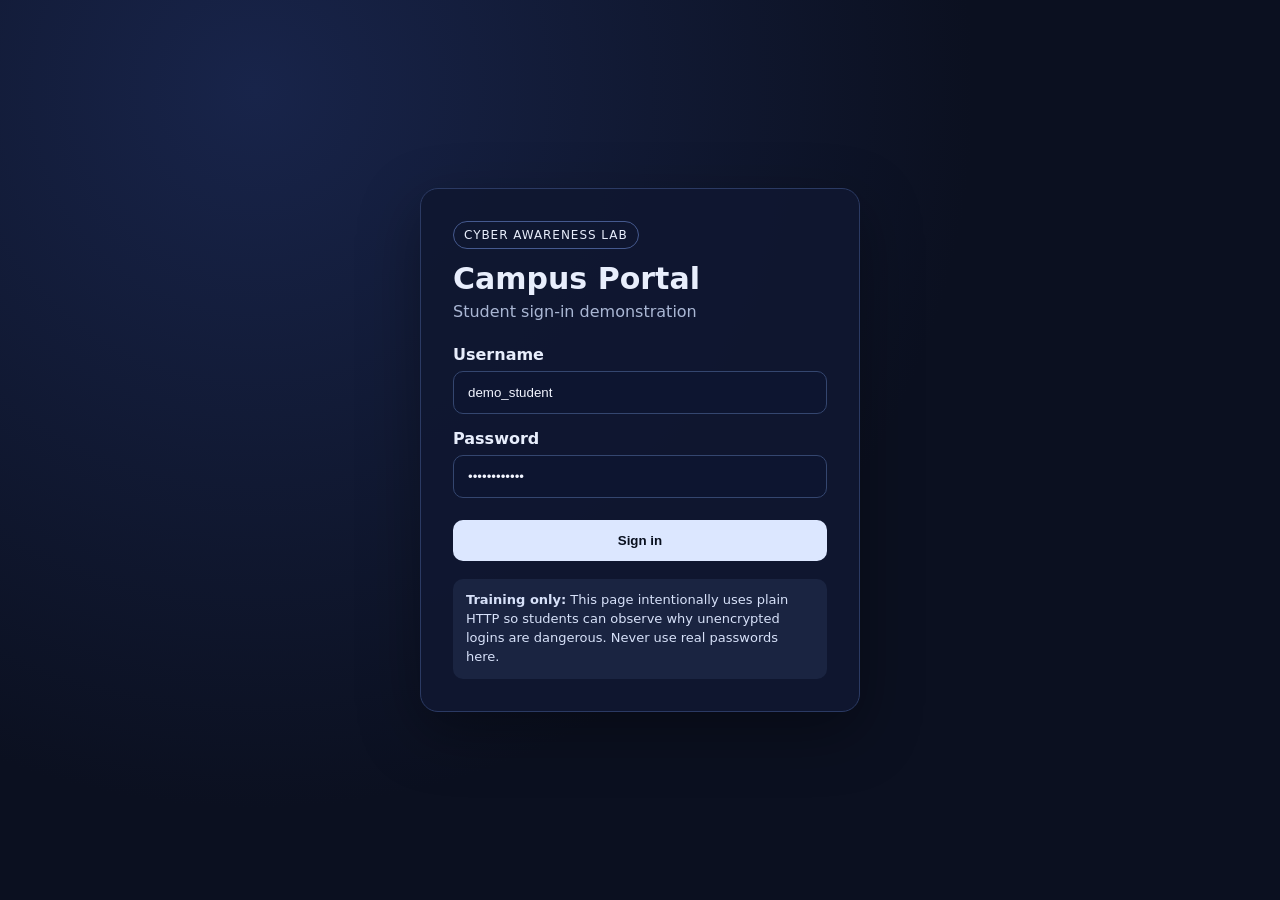
<file: templates/index.html>
<!doctype html>
<html lang="en">
<head>
  <meta charset="utf-8">
  <meta name="viewport" content="width=device-width, initial-scale=1">
  <title>Campus Portal — Demo</title>
  <link rel="stylesheet" href="/static/style.css">
</head>
<body>
  <div class="card">
    <div class="badge">CYBER AWARENESS LAB</div>
    <h1>Campus Portal</h1>
    <p class="sub">Student sign-in demonstration</p>

    <form action="/login" method="post">
      <label for="username">Username</label>
      <input id="username" name="username" type="text" value="demo_student" autocomplete="off" required>

      <label for="password">Password</label>
      <input id="password" name="password" type="password" value="CyberDemo123" autocomplete="off" required>

      <button type="submit">Sign in</button>
    </form>

    <div class="warning">
      <strong>Training only:</strong> This page intentionally uses plain HTTP so students can observe why unencrypted logins are dangerous.
      Never use real passwords here.
    </div>
  </div>
</body>
</html>
</file>
<file: static/style.css>
:root {
  font-family: Inter, system-ui, -apple-system, Segoe UI, Roboto, sans-serif;
  color: #e8eefc;
  background: #0b1020;
}
* { box-sizing: border-box; }
body {
  min-height: 100vh;
  margin: 0;
  display: grid;
  place-items: center;
  padding: 24px;
  background: radial-gradient(circle at 20% 10%, #18244a, #0b1020 55%);
}
.card {
  width: min(440px, 100%);
  padding: 32px;
  border: 1px solid #2b3a63;
  border-radius: 18px;
  background: rgba(15, 23, 48, .94);
  box-shadow: 0 20px 60px rgba(0,0,0,.35);
}
.badge {
  display: inline-block;
  margin-bottom: 12px;
  padding: 6px 10px;
  border: 1px solid #45598e;
  border-radius: 999px;
  font-size: 12px;
  letter-spacing: .08em;
}
h1 { margin: 0 0 6px; font-size: 30px; }
.sub { margin: 0 0 24px; color: #aab7d4; }
label { display: block; margin: 15px 0 7px; font-weight: 600; }
input {
  width: 100%;
  padding: 13px 14px;
  border: 1px solid #34466f;
  border-radius: 10px;
  color: #f2f5ff;
  background: #0d1530;
  outline: none;
}
input:focus { border-color: #728dd0; }
button {
  width: 100%;
  margin-top: 22px;
  padding: 13px;
  border: 0;
  border-radius: 10px;
  color: #09101f;
  background: #dce7ff;
  font-weight: 800;
  cursor: pointer;
}
.warning {
  margin-top: 18px;
  padding: 12px 13px;
  border-radius: 10px;
  color: #d7e1f9;
  background: #1a2441;
  font-size: 13px;
  line-height: 1.45;
}
.result {
  display: grid;
  gap: 12px;
  margin: 24px 0;
}
.result div {
  padding: 13px;
  border-radius: 10px;
  background: #0d1530;
}
.result span { display: block; margin-bottom: 5px; color: #94a5cb; font-size: 12px; text-transform: uppercase; letter-spacing: .08em; }
code { color: #ffffff; font-size: 15px; }
.back { color: #dce7ff; text-decoration: none; }
</file>
